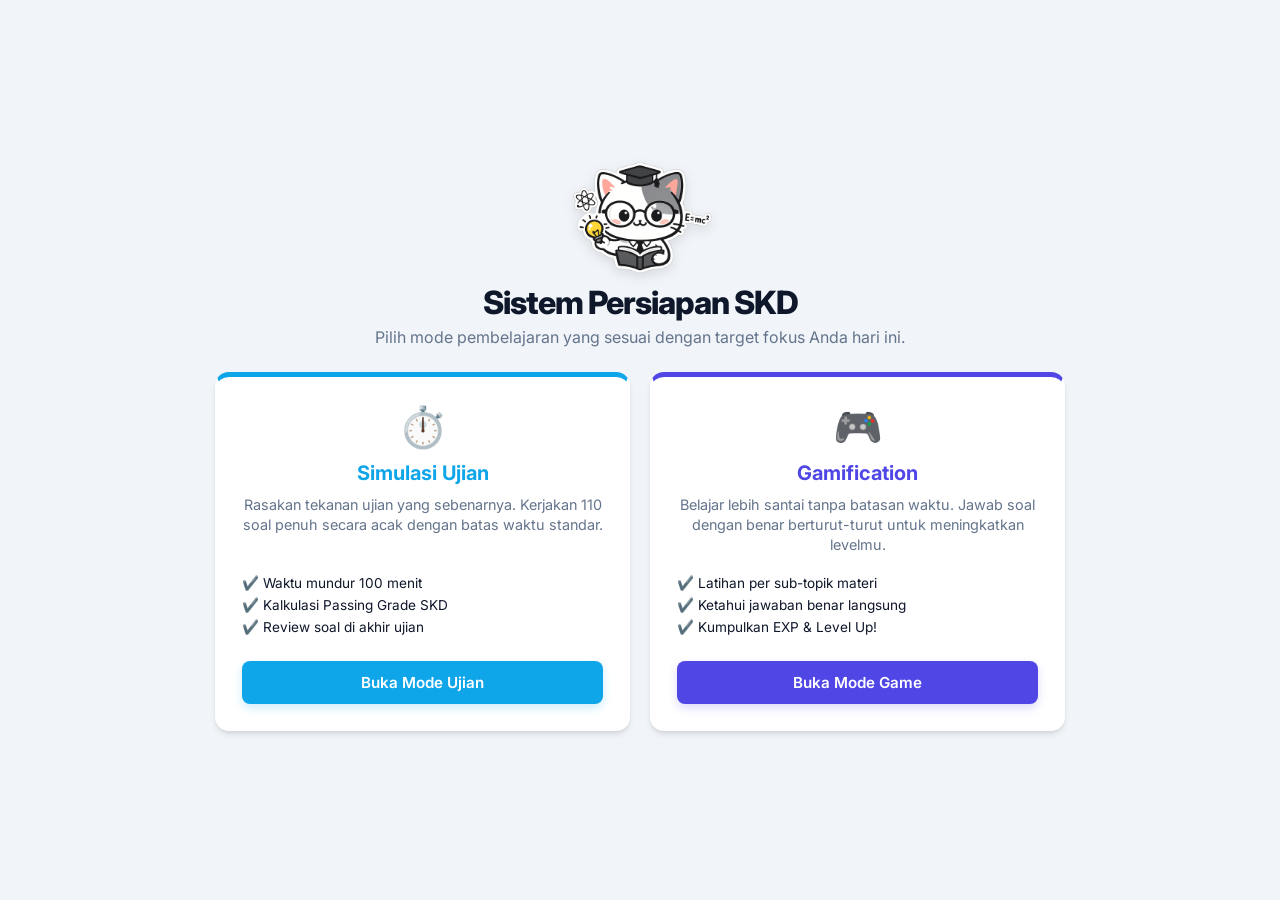
<file: index.html>
<!DOCTYPE html>
<html lang="id">
<head>
    <meta charset="UTF-8">
    <meta name="viewport" content="width=device-width, initial-scale=1.0">
    <link rel="icon" type="image/png" href="img.png">
    <title>Portal Persiapan SKD CPNS</title>
    
    <link rel="preconnect" href="https://fonts.googleapis.com">
    <link rel="preconnect" href="https://fonts.gstatic.com" crossorigin>
    <link href="https://fonts.googleapis.com/css2?family=Inter:wght@400;500;600;700;800&display=swap" rel="stylesheet">

    <style>
        :root {
            --bg-body: #f1f5f9;
            --bg-card: #ffffff;
            --text-main: #0f172a;
            --text-muted: #64748b;
            
            --primary: #4f46e5;
            --primary-hover: #4338ca;
            --primary-light: #e0e7ff;
            
            --border-color: #e2e8f0;
            --radius-lg: 14px;
            --radius-md: 8px;
            
            --shadow-md: 0 4px 6px -1px rgb(0 0 0 / 0.1), 0 2px 4px -2px rgb(0 0 0 / 0.1);
            --shadow-lg: 0 10px 15px -3px rgb(0 0 0 / 0.1), 0 4px 6px -4px rgb(0 0 0 / 0.1);
        }

        * {
            box-sizing: border-box;
            font-family: 'Inter', sans-serif;
            -webkit-font-smoothing: antialiased;
        }

        /* Dibuat pas layar (fit-to-screen) untuk laptop */
        body {
            background-color: var(--bg-body);
            margin: 0;
            padding: 20px;
            color: var(--text-main);
            display: flex;
            align-items: center;
            justify-content: center;
            height: 100vh; /* Memaksa body setinggi layar persis */
            overflow: hidden; /* Mencegah munculnya scrollbar di laptop */
        }

        .portal-wrapper {
            max-width: 850px; /* Dipersempit agar proporsional karena kartunya mengecil */
            width: 100%;
        }

        /* Header dipadatkan */
        .portal-header {
            text-align: center;
            margin-bottom: 25px; /* Jarak bawah dipangkas */
        }

        .portal-header img {
            max-width: 190px; /* Logo diperkecil */
            margin: -40px 0;
            filter: drop-shadow(0 4px 6px rgba(0,0,0,0.1));
        }

        .portal-header h1 {
            font-size: 2rem; /* Judul diperkecil */
            font-weight: 800;
            color: var(--text-main);
            margin: 0 0 5px 0;
            letter-spacing: -1px;
        }

        .portal-header p {
            color: var(--text-muted);
            font-size: 1rem;
            max-width: 550px;
            margin: 0 auto;
        }

        /* Layout Kartu */
        .cards-container {
            display: grid;
            grid-template-columns: 1fr 1fr;
            gap: 20px; /* Jarak antar kartu dikurangi */
        }

        .mode-card {
            background-color: var(--bg-card);
            padding: 25px 25px; /* Padding kartu dikurangi */
            border-radius: var(--radius-lg);
            box-shadow: var(--shadow-md);
            border: 2px solid transparent;
            transition: all 0.2s ease;
            display: flex;
            flex-direction: column;
            text-align: center;
            text-decoration: none;
            color: inherit;
        }

        .mode-card:hover {
            transform: translateY(-5px);
            box-shadow: var(--shadow-lg);
            border-color: var(--primary-light);
        }

        .card-icon {
            font-size: 2.5rem; /* Ikon diperkecil */
            margin-bottom: 10px;
        }

        .card-title {
            font-size: 1.25rem; /* Judul kartu diperkecil */
            font-weight: 700;
            color: var(--primary);
            margin-bottom: 10px;
        }

        .card-desc {
            color: var(--text-muted);
            font-size: 0.9rem; /* Deskripsi diperkecil */
            line-height: 1.4;
            margin-bottom: 20px;
            flex-grow: 1;
        }

        .feature-list {
            list-style: none;
            padding: 0;
            margin: 0 0 20px 0;
            text-align: left;
            display: inline-block;
        }

        .feature-list li {
            margin-bottom: 6px; /* Jarak antar list dirapatkan */
            font-size: 0.85rem; /* Teks list diperkecil */
            color: var(--text-main);
            display: flex;
            align-items: center;
            gap: 8px;
        }

        .btn-action {
            display: block;
            width: 100%;
            padding: 12px 20px; /* Tombol dibuat lebih ramping */
            background-color: var(--primary);
            color: white;
            border: none;
            border-radius: var(--radius-md);
            font-weight: 600;
            font-size: 0.95rem;
            transition: all 0.2s ease;
            box-shadow: 0 4px 10px rgba(79, 70, 229, 0.2);
            cursor: pointer;
        }

        .mode-card:hover .btn-action { background-color: var(--primary-hover); }

        .card-test { border-top: 5px solid #0ea5e9; }
        .card-test .card-title { color: #0ea5e9; }
        .card-test .btn-action { background-color: #0ea5e9; box-shadow: 0 4px 10px rgba(14, 165, 233, 0.2);}
        .card-test:hover .btn-action { background-color: #0284c7; }
        .card-test:hover { border-color: #e0f2fe; }

        .card-game { border-top: 5px solid var(--primary); }

        /* Khusus HP agar tetap bisa di-scroll kalau numpuk bawah */
        @media (max-width: 768px) {
            body {
                height: auto; 
                overflow: auto; 
                padding: 30px 15px; 
            }
            .portal-header h1 { font-size: 1.8rem; }
            .cards-container { grid-template-columns: 1fr; gap: 15px; }
            .mode-card { padding: 25px 20px; }
        }
    </style>
</head>
<body>

    <div class="portal-wrapper">
        <header class="portal-header">
            <img src="img.png" alt="Logo">
            <h1>Sistem Persiapan SKD</h1>
            <p>Pilih mode pembelajaran yang sesuai dengan target fokus Anda hari ini.</p>
        </header>

        <div class="cards-container">
            <a href="test.html" class="mode-card card-test">
                <div class="card-icon">⏱️</div>
                <div class="card-title">Simulasi Ujian</div>
                <div class="card-desc">
                    Rasakan tekanan ujian yang sebenarnya. Kerjakan 110 soal penuh secara acak dengan batas waktu standar.
                </div>
                <ul class="feature-list">
                    <li>✔️ Waktu mundur 100 menit</li>
                    <li>✔️ Kalkulasi Passing Grade SKD</li>
                    <li>✔️ Review soal di akhir ujian</li>
                </ul>
                <button class="btn-action">Buka Mode Ujian</button>
            </a>

            <a href="game.html" class="mode-card card-game">
                <div class="card-icon">🎮</div>
                <div class="card-title">Gamification</div>
                <div class="card-desc">
                    Belajar lebih santai tanpa batasan waktu. Jawab soal dengan benar berturut-turut untuk meningkatkan levelmu.
                </div>
                <ul class="feature-list">
                    <li>✔️ Latihan per sub-topik materi</li>
                    <li>✔️ Ketahui jawaban benar langsung</li>
                    <li>✔️ Kumpulkan EXP & Level Up!</li>
                </ul>
                <button class="btn-action">Buka Mode Game</button>
            </a>
        </div>
    </div>

</body>
</html>
</file>
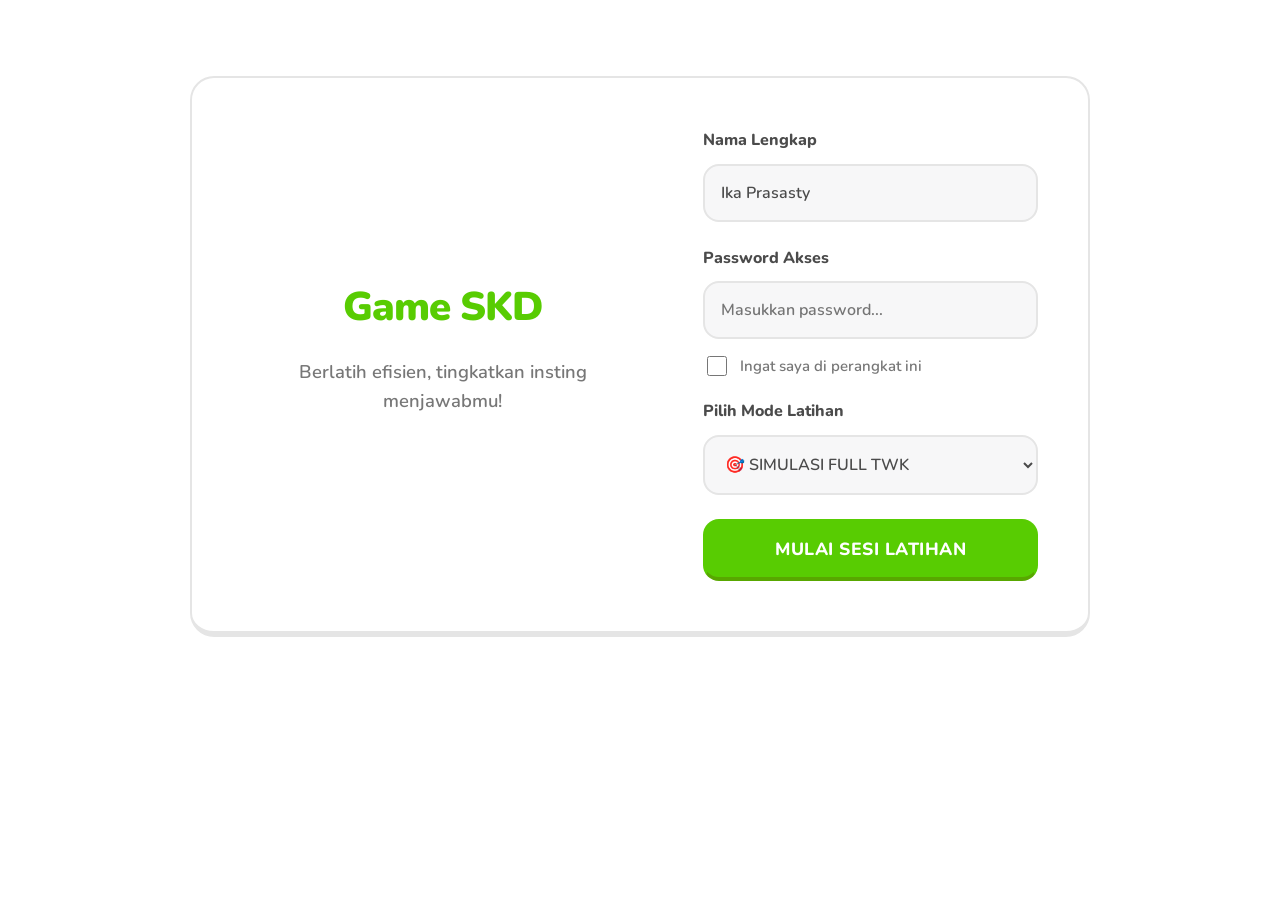
<file: game.html>
<!DOCTYPE html>
<html lang="id">
<head>
    <meta charset="UTF-8">
    <meta name="viewport" content="width=device-width, initial-scale=1.0">
    <title>Game Soal SKD</title>

    <!-- Font Nunito dan Font Awesome -->
    <link rel="preconnect" href="https://fonts.googleapis.com">
    <link rel="preconnect" href="https://fonts.gstatic.com" crossorigin>
    <link href="https://fonts.googleapis.com/css2?family=Nunito:wght@400;600;700;800;900&display=swap" rel="stylesheet">
    <link rel="stylesheet" href="https://cdnjs.cloudflare.com/ajax/libs/font-awesome/6.4.0/css/all.min.css">

    <style>
        /* ========== VARIABEL GLOBAL ========== */
        :root {
            --bg-body: #ffffff;
            --bg-card: #ffffff;
            --text-main: #4b4b4b;
            --text-muted: #777777;

            --primary: #58cc02;
            --primary-hover: #46a302;
            --primary-shadow: #58a700;

            --blue-main: #1cb0f6;
            --blue-light: #ddf4ff;
            --blue-shadow: #1899d6;

            --success-bg: #d7ffb8;
            --success-border: #58cc02;
            --success-text: #58a700;

            --danger-bg: #ffdfdf;
            --danger-border: #ff4b4b;
            --danger-shadow: #ea1538;
            --danger-text: #ea1538;

            --gold-main: #ffc800;
            --gold-shadow: #f49000;

            --border-color: #e5e5e5;
            --border-hover: #cecece;

            --radius-lg: 24px;
            --radius-md: 16px;
        }

        /* ========== RESET & GLOBAL ========== */
        * {
            box-sizing: border-box;
            font-family: 'Nunito', sans-serif;
            -webkit-font-smoothing: antialiased;
        }

        body {
            background-color: var(--bg-body);
            margin: 0;
            padding: 40px 20px;
            color: var(--text-main);
            line-height: 1.6;
        }

        .hidden {
            display: none !important;
        }

        /* ========== LOGIN PAGE ========== */
        .login-wrapper {
            display: flex;
            align-items: center;
            justify-content: center;
            gap: 60px;
            max-width: 900px;
            margin: 4vh auto;
            padding: 50px;
            background-color: var(--bg-card);
            border-radius: var(--radius-lg);
            border: 2px solid var(--border-color);
            border-bottom: 6px solid var(--border-color);
        }

        .login-logo {
            flex: 1.2;
            text-align: center;
        }

        .login-logo h1 {
            font-size: 2.5rem;
            font-weight: 900;
            color: var(--primary);
            margin: 0 0 10px 0;
            letter-spacing: -1px;
        }

        .login-logo p {
            color: var(--text-muted);
            font-size: 1.15rem;
            font-weight: 600;
        }

        .login-box {
            flex: 1;
            width: 100%;
        }

        .form-group {
            margin-bottom: 24px;
        }

        .form-group label {
            display: block;
            margin-bottom: 10px;
            font-weight: 800;
            font-size: 1rem;
            color: var(--text-main);
        }

        .form-group input,
        .form-group select {
            width: 100%;
            padding: 16px;
            background-color: #f7f7f8;
            border: 2px solid var(--border-color);
            border-radius: var(--radius-md);
            font-size: 16px;
            font-weight: 600;
            color: var(--text-main);
            transition: all 0.2s;
        }

        .form-group input:focus,
        .form-group select:focus {
            outline: none;
            border-color: var(--blue-main);
            background-color: var(--bg-card);
        }

        .checkbox-group {
            display: flex;
            align-items: center;
            gap: 10px;
            margin-top: -10px;
            margin-bottom: 20px;
        }

        .checkbox-group input[type="checkbox"] {
            width: 20px;
            height: 20px;
            accent-color: var(--blue-main);
            cursor: pointer;
        }

        .checkbox-group label {
            font-size: 15px;
            font-weight: 600;
            color: var(--text-muted);
            cursor: pointer;
        }

        .opt-full {
            font-weight: 800;
            color: var(--blue-main);
        }

        .error-text {
            color: var(--danger-text);
            background-color: var(--danger-bg);
            padding: 16px;
            border-radius: var(--radius-md);
            font-weight: 700;
            font-size: 0.95em;
            margin-bottom: 20px;
            text-align: center;
            border: 2px solid var(--danger-border);
        }

        /* ========== MAIN EXAM (DESKTOP) ========== */
        .drill-container {
            display: grid;
            grid-template-columns: 1fr 340px;
            gap: 40px;
            max-width: 1180px;
            width: 100%;
            margin: 0 auto;
            align-items: start;
        }

        .main-col {
            background: var(--bg-card);
            padding: 30px;
            border: 2px solid var(--border-color);
            border-bottom: 6px solid var(--border-color);
            border-radius: var(--radius-lg);
        }

        .sidebar-col {
            display: flex;
            flex-direction: column;
            gap: 24px;
            position: sticky;
            top: 40px;
        }

        /* ========== GAMIFICATION PANEL ========== */
        .gamification-panel {
            background: var(--bg-card);
            border: 2px solid var(--border-color);
            border-bottom: 6px solid var(--border-color);
            border-radius: var(--radius-lg);
            padding: 30px 25px;
            display: flex;
            flex-direction: column;
            gap: 20px;
        }

        .stats-row {
            display: flex;
            justify-content: space-between;
            align-items: center;
            gap: 10px;
        }

        .level-badge {
            font-size: 1.2rem;
            font-weight: 800;
            color: var(--text-main);
            display: flex;
            align-items: center;
            gap: 8px;
        }

        .level-badge .icon {
            font-size: 1.5rem;
        }

        .streak-badge {
            display: flex;
            align-items: center;
            gap: 2px;
            font-weight: 800;
            font-size: 1.2rem;
            color: var(--text-muted);
            transition: all 0.3s cubic-bezier(0.175, 0.885, 0.32, 1.275);
        }

        .streak-active {
            color: #ff9600;
            transform: scale(1.1);
        }

        .xp-wrapper {
            display: flex;
            flex-direction: column;
            gap: 12px;
            margin-top: 10px;
        }

        .xp-text {
            font-size: 1rem;
            text-align: right;
            color: var(--text-muted);
            font-weight: 800;
        }

        .xp-container {
            background: var(--border-color);
            border-radius: 20px;
            height: 18px;
            width: 100%;
            overflow: hidden;
            position: relative;
        }

        .xp-bar {
            height: 100%;
            background: var(--gold-main);
            width: 0%;
            transition: width 0.6s ease-out;
            border-radius: 20px;
            position: relative;
        }

        .xp-bar::after {
            content: '';
            position: absolute;
            top: 2px;
            left: 5px;
            right: 5px;
            height: 4px;
            background: rgba(255, 255, 255, 0.4);
            border-radius: 10px;
        }

        @keyframes levelUpAnim {
            0% { transform: scale(1); }
            50% { transform: scale(1.2) rotate(5deg); }
            100% { transform: scale(1) rotate(0deg); }
        }

        .level-up-trigger {
            animation: levelUpAnim 0.8s cubic-bezier(0.175, 0.885, 0.32, 1.275);
            color: var(--gold-main);
        }

        /* ========== QUIZ AREA ========== */
        .quiz-header {
            display: flex;
            justify-content: space-between;
            align-items: center;
            flex-wrap: wrap;
            gap: 10px;
            margin-bottom: 20px;
            padding-bottom: 15px;
            border-bottom: 2px dashed var(--border-color);
        }

        .q-number {
            background-color: var(--blue-light);
            color: var(--blue-shadow);
            padding: 4px 12px;
            border-radius: 14px;
            font-size: 0.85rem;
            font-weight: 800;
            border: 2px solid var(--blue-main);
            display: inline-flex;
            align-items: center;
            flex-shrink: 0;
        }

        .q-number strong {
            color: var(--blue-shadow);
            font-size: 0.85rem;
            margin: 0 4px;
        }

        .q-topic-label {
            background-color: #f7f7f8;
            color: var(--text-muted);
            padding: 4px 12px;
            border-radius: 14px;
            font-size: 0.85rem;
            font-weight: 700;
            border: 2px solid var(--border-color);
            display: inline-flex;
            align-items: center;
        }

        .q-topic-label strong {
            color: var(--text-main);
            margin-left: 5px;
            font-weight: 900;
        }

        #q-score-feedback {
            font-weight: 900;
            margin-left: 8px;
            font-size: 1rem;
        }

        #question-text {
            font-size: 1.25rem;
            color: var(--text-main);
            margin-bottom: 30px;
            font-weight: 700;
            line-height: 1.6;
        }

        .options-group {
            display: flex;
            flex-direction: column;
            gap: 16px;
            margin-bottom: 40px;
        }

        .option-label {
            padding: 18px 24px;
            background: var(--bg-card);
            border: 2px solid var(--border-color);
            border-bottom: 4px solid var(--border-color);
            border-radius: var(--radius-md);
            cursor: pointer;
            display: flex;
            align-items: center;
            gap: 16px;
            font-size: 1.1rem;
            font-weight: 700;
            color: var(--text-main);
            transition: all 0.1s ease;
        }

        .option-label:active:not(.disabled) {
            transform: translateY(2px);
            border-bottom-width: 2px;
            margin-bottom: 2px;
        }

        .option-label:hover:not(.disabled):not(:has(input:checked)) {
            background: #f7f7f8;
            border-color: var(--border-hover);
            border-bottom-color: var(--border-hover);
        }

        .option-label:has(input:checked):not(.correct-choice):not(.wrong-choice) {
            border-color: var(--blue-main);
            border-bottom-color: var(--blue-shadow);
            background-color: var(--blue-light);
            color: var(--blue-shadow);
        }

        .option-label input[type="radio"] {
            width: 24px;
            height: 24px;
            accent-color: var(--blue-main);
            cursor: pointer;
            margin: 0;
        }

        .option-label.disabled {
            pointer-events: none;
            cursor: not-allowed;
            opacity: 0.6;
        }

        .correct-choice {
            background-color: var(--success-bg) !important;
            border-color: var(--success-border) !important;
            border-bottom-color: var(--success-border) !important;
            color: var(--success-text) !important;
            opacity: 1 !important;
        }

        .correct-choice input[type="radio"] {
            accent-color: var(--success-border);
        }

        .wrong-choice {
            background-color: var(--danger-bg) !important;
            border-color: var(--danger-border) !important;
            border-bottom-color: var(--danger-shadow) !important;
            color: var(--danger-text) !important;
            opacity: 1 !important;
        }

        .wrong-choice input[type="radio"] {
            accent-color: var(--danger-border);
        }

        /* ========== BUTTONS ========== */
        button {
            padding: 16px 24px;
            border: none;
            border-radius: var(--radius-md);
            cursor: pointer;
            font-weight: 800;
            font-size: 1.1rem;
            text-transform: uppercase;
            letter-spacing: 0.5px;
            width: 100%;
            transition: all 0.1s ease;
        }

        button:active:not(:disabled) {
            transform: translateY(4px);
            border-bottom-width: 0 !important;
            margin-top: 4px;
        }

        button:disabled {
            background-color: #e5e5e5 !important;
            color: #afafaf !important;
            border-bottom: 4px solid #cecece !important;
            cursor: not-allowed;
            transform: none;
        }

        #start-btn,
        .btn-action {
            background-color: var(--primary);
            color: white;
            border: 2px solid transparent;
            border-bottom: 4px solid var(--primary-shadow);
        }

        #start-btn:hover:not(:disabled),
        .btn-action:hover:not(:disabled) {
            background-color: var(--primary-hover);
        }

        #next-btn {
            background-color: var(--blue-main);
            border-bottom: 4px solid var(--blue-shadow);
        }

        #next-btn:hover:not(:disabled) {
            background-color: #159aeb;
        }

        .btn-end {
            background-color: var(--bg-card);
            color: var(--danger-text);
            border: 2px solid var(--border-color);
            border-bottom: 4px solid var(--border-color);
        }

        .btn-end:hover {
            background-color: var(--danger-bg);
            border-color: var(--danger-border);
            border-bottom-color: var(--danger-shadow);
        }

        /* ========== RESPONSIVE (max-width: 900px) ========== */
        @media (max-width: 900px) {
            body {
                padding: 20px 15px;
            }

            .login-wrapper {
                margin: 0;
                position: fixed;
                top: 50%;
                left: 50%;
                transform: translate(-50%, -50%);
                width: calc(100% - 30px);
                max-width: 450px;
                box-sizing: border-box;
                padding: 30px 20px;
                background-color: var(--bg-card);
                border-radius: var(--radius-lg);
                border: 2px solid var(--border-color);
                border-bottom: 6px solid var(--border-color);
                display: flex;
                flex-direction: column;
                gap: 20px;
            }

            .login-logo h1 {
                font-size: 2rem;
            }

            .drill-container {
                display: flex;
                flex-direction: column;
                gap: 20px;
            }

            .main-col {
                background: var(--bg-card);
                padding: 30px;
                border: none;
                margin: 10px;
                order: 2;
            }

            .sidebar-col {
                order: 1;
                position: fixed;
                top: 0;
                background: var(--bg-body);
                padding-bottom: 10px;
                z-index: 10;
                gap: 15px;
                border-bottom: 2px solid var(--border-color);
            }

            .gamification-panel {
                padding: 15px;
                border: none;
                border-radius: 0;
                gap: 10px;
            }

            .btn-end {
                margin: 0 15px;
                width: auto;
            }

            /* Penyesuaian badge header */
            .quiz-header {
                gap: 8px;
                margin: 15px 0;
                padding-bottom: 12px;
            }

            .q-number {
                padding: 3px 10px;
                font-size: 0.8rem;
                border-radius: 12px;
            }

            .q-number strong {
                font-size: 0.8rem;
            }

            .q-topic-label {
                padding: 3px 10px;
                font-size: 0.8rem;
                border-radius: 12px;
            }
        }

        /* ========== RESPONSIVE (max-width: 768px) ========== */
        @media (max-width: 768px) {
            body {
                padding: 0;
                overflow-x: hidden; /* Cegah scroll horizontal */
            }
        
            .drill-container {
                display: flex;
                flex-direction: column;
                gap: 0;
                max-width: 100%;
                overflow-x: hidden;
            }
        
            .login-wrapper {
                    margin: 0;
                    position: fixed;
                    top: 50%;
                    left: 50%;
                    transform: translate(-50%, -50%);
                    width: calc(100% - 20px);
                    max-width: 400px;
                    box-sizing: border-box;
                    padding: 30px 20px;
                    background-color: var(--bg-card);
                    border-radius: var(--radius-lg);
                    border: 2px solid var(--border-color);
                    border-bottom: 6px solid var(--border-color);
                    display: flex;
                    flex-direction: column;
                    gap: 20px;
                }
        
            /* Top bar fixed */
            .sidebar-col {
                position: static;
                width: 100%;
                z-index: 100;
                background: var(--bg-card);
                padding: 12px 0 12px 16px;
                border-bottom: 2px solid var(--border-color);
                box-shadow: 0 4px 6px -1px rgba(0, 0, 0, 0.05);
                flex-direction: row;
                align-items: center;
                justify-content: space-between;
                gap: 12px;
                margin: 0;
                box-sizing: border-box;
            }
        
            /* Area soal - perbaikan utama */
            .main-col {
                padding: 0 16px 70px 16px; /* simetris kiri-kanan, hindari overflow */
                width: 100%;
                max-width: 100%;
                box-sizing: border-box;
                overflow-x: hidden;
            }
        
            /* Pastikan semua konten dalam main-col tidak overflow */
            .question-area{
                width: 95%;
                box-sizing: border-box;
            }
            .quiz-header{
                width: 95%;
                box-sizing: border-box;
            }
            
            #options-container {
                width: 100%;
                box-sizing: border-box;
            }
        
            #question-text {
                width: 100%;
                display: block;
                word-break: break-word;
                box-sizing: border-box;
            }
        
            .option-label {
                width: 100%;
                box-sizing: border-box;
            }
        
            /* Gamifikasi dalam bar */
            .gamification-panel {
                display: flex;
                flex-direction: column;
                align-items: stretch;
                justify-content: center;
                padding: 0;
                border: none;
                gap: 1px;
                flex: 1;
                background: transparent;
                max-width: 100%;
            }
        
            .stats-row {
                display: flex;
                justify-content: flex-start;
                width: 100%;
                gap: 5px;
            }
        
            .level-badge {
                font-size: 1rem;
            }
        
            .streak-badge {
                font-size: 1rem;
            }
        
            .xp-wrapper {
                width: 100%;
                margin: 0;
                display: flex;
                flex-direction: row;
                align-items: center;
                gap: 8px;
            }
        
            .xp-container {
                height: 12px;
                flex: 1; /* biar fleksibel, tidak overflow */
                margin-left: 5px;
            }
        
            .xp-text {
                display: block;
                font-size: 0.9rem;
                font-weight: 800;
                white-space: nowrap;
                color: var(--text-muted);
            }
        
            .btn-end {
                width: auto;
                padding: 12px 12px;
                font-size: 0.85rem;
                border-bottom-width: 2px;
            }
        
            .btn-end:active {
                transform: translateY(2px);
                border-bottom-width: 0 !important;
                margin-top: 2px;
            }
        
            #question-text {
                font-size: 1.1rem;
            }
        
            .option-label {
                padding: 14px 16px;
                font-size: 1rem;
            }
        
            .action-area {
                position: fixed;
                bottom: 0;
                left: 0;
                right: 0;
                background: var(--bg-card);
                padding: 16px 20px;
                border-top: 2px solid var(--border-color);
                z-index: 50;
                display: flex;
                align-items: center;
                box-sizing: border-box;
            }
        
            .action-area button {
                margin: 0;
            }
        }
    </style>
</head>
<body>

    <!-- STEP 1: LOGIN & PILIH MODE -->
    <div id="step-1" class="login-wrapper">
        <div class="login-logo">
            <h1>Game SKD</h1>
            <p>Berlatih efisien, tingkatkan insting menjawabmu!</p>
        </div>
        <div class="login-box">
            <div id="login-error" class="error-text hidden">Oups! Password salah! Coba lagi.</div>

            <div class="form-group">
                <label>Nama Lengkap</label>
                <input type="text" id="user-name" value="Ika Prasasty" placeholder="Masukkan nama kamu...">
            </div>

            <div class="form-group">
                <label>Password Akses</label>
                <input type="password" id="exam-pin" placeholder="Masukkan password...">
            </div>

            <div class="checkbox-group">
                <input type="checkbox" id="remember-me">
                <label for="remember-me">Ingat saya di perangkat ini</label>
            </div>

            <div class="form-group">
                <label>Pilih Mode Latihan</label>
                <select id="topic-select">
                    <option value="FULL_TWK" class="opt-full">🎯 SIMULASI FULL TWK</option>
                    <option value="Nasionalisme">Nasionalisme</option>
                    <option value="Integritas">Integritas</option>
                    <option value="BelaNegara">Bela Negara</option>
                    <option value="Pancasila">Pancasila</option>
                    <option value="Bhineka">Bhineka Tunggal Ika</option>
                    <option value="NKRI">NKRI</option>
                    <option value="UUD1945">UUD 1945</option>
                    <option value="BahasaIndo">Bahasa Indonesia</option>
                    <option disabled>────────────────</option>
                    <option value="FULL_TIU" class="opt-full">🎯 SIMULASI FULL TIU</option>
                    <option value="Analogis">Analogis</option>
                    <option value="Silogisme">Silogisme</option>
                    <option value="Analitis">Analitis</option>
                    <option value="Deret">Deret</option>
                    <option value="Numerik">Numerik</option>
                    <option disabled>────────────────</option>
                    <option value="FULL_TKP" class="opt-full">🎯 SIMULASI FULL TKP</option>
                    <option value="PelayananPublik">Pelayanan Publik</option>
                    <option value="JejaringKerja">Jejaring Kerja</option>
                    <option value="SosialBudaya">Sosial Budaya</option>
                    <option value="TIK">TIK</option>
                    <option value="Profesionalisme">Profesionalisme</option>
                    <option value="Antiradikalisme">Antiradikalisme</option>
                </select>
            </div>

            <button id="start-btn" onclick="startSession()">Mulai Sesi Latihan</button>
        </div>
    </div>

    <!-- STEP 2: MODE LATIHAN -->
    <div id="step-2" class="container drill-container hidden">
        <main class="main-col">
            <header class="quiz-header">
                <div class="q-number">SOAL KE-<strong><span id="q-counter">1</span></strong> <span id="q-score-feedback"></span></div>
                <div class="q-topic-label">Topik: <strong id="q-topic"></strong></div>
            </header>

            <div class="question-area">
                <p id="question-text">Memuat pertanyaan...</p>
                <div id="options-container" class="options-group"></div>
            </div>

            <div class="action-area">
                <button id="save-btn" class="btn-action" onclick="saveAnswer()" disabled>Cek Jawaban</button>
                <button id="next-btn" class="btn-action" onclick="nextQuestion()" style="display: none;">Lanjut ❯</button>
            </div>
        </main>

        <aside class="sidebar-col">
            <div class="gamification-panel">
                <div class="stats-row">
                    <div class="level-badge" id="level-badge-container">
                        <span class="icon">⭐</span> Level <span id="ui-cat-name">TWK</span>(<span class="highlight" id="ui-level" style="color: var(--gold-main);">0</span>)
                    </div>
                    <div class="streak-badge" id="ui-streak-badge">
                        🔥 <span id="ui-streak">0</span>
                    </div>
                </div>
                <div class="xp-wrapper">
                    <div class="xp-container">
                        <div class="xp-bar" id="ui-xp-bar"></div>
                    </div>
                    <div class="xp-text"><span id="ui-current-xp">0</span> / <span id="ui-next-xp">50</span> EXP</div>
                </div>
            </div>
            <button id="end-btn" class="btn-end" onclick="endSession()">
                <span class="btn-text">End Quiz</span>
                <span class="btn-icon hidden"><i class="fa-solid fa-xmark"></i></span>
            </button>
        </aside>
    </div>

    <!-- Script Engine (database soal eksternal) -->
    <script src="twk_db.js"></script>
    <script src="tiu_db.js"></script>
    <script src="tkp_db.js"></script>
    <script>
        // ==========================================
        // LOGIKA GAMIFIKASI & UJIAN (TIDAK DIUBAH)
        // ==========================================
        const twkList = ["FULL_TWK", "Nasionalisme", "Integritas", "BelaNegara", "Pancasila", "Bhineka", "NKRI", "UUD1945", "BahasaIndo"];
        const tiuList = ["FULL_TIU", "Analogis", "Silogisme", "Analitis", "Deret", "Numerik"];
        const tkpList = ["FULL_TKP", "PelayananPublik", "JejaringKerja", "SosialBudaya", "TIK", "Profesionalisme", "Antiradikalisme"];

        let activeCategory = "";
        let userStats = { level: 0, xp: 0, streak: 0 };

        function determineCategory(topic) {
            if (twkList.includes(topic)) return "TWK";
            if (tiuList.includes(topic)) return "TIU";
            if (tkpList.includes(topic)) return "TKP";
            return "TWK";
        }

        function loadStats(category) {
            const saved = localStorage.getItem('skd_stats_' + category);
            if (saved) {
                return JSON.parse(saved);
            }
            return { level: 0, xp: 0, streak: 0 };
        }

        function saveStats() {
            localStorage.setItem('skd_stats_' + activeCategory, JSON.stringify(userStats));
        }

        function getXpNeededForNextLevel(level) {
            return (level + 1) * 50;
        }

        function updateGamificationUI() {
            const xpNeeded = getXpNeededForNextLevel(userStats.level);
            const xpPercentage = Math.min((userStats.xp / xpNeeded) * 100, 100);

            document.getElementById('ui-cat-name').innerText = activeCategory;
            document.getElementById('ui-level').innerText = userStats.level;
            document.getElementById('ui-streak').innerText = userStats.streak;
            document.getElementById('ui-current-xp').innerText = userStats.xp;
            document.getElementById('ui-next-xp').innerText = xpNeeded;
            document.getElementById('ui-xp-bar').style.width = xpPercentage + '%';

            const streakBadge = document.getElementById('ui-streak-badge');
            if (userStats.streak >= 2) {
                streakBadge.classList.add('streak-active');
            } else {
                streakBadge.classList.remove('streak-active');
            }
        }

        function processGamification(pointsObtained) {
            let earnedXp = 0;
            let isTKP = (activeCategory === "TKP");

            if (pointsObtained === 5) {
                userStats.streak++;
                if (isTKP) {
                    earnedXp = 5;
                } else {
                    earnedXp = 5 + ((userStats.streak - 1) * 2);
                }
            } else {
                userStats.streak = 0;
                if (isTKP) {
                    earnedXp = pointsObtained;
                } else {
                    earnedXp = -1;
                }
            }

            userStats.xp += earnedXp;
            if (userStats.xp < 0) userStats.xp = 0;

            let xpNeeded = getXpNeededForNextLevel(userStats.level);
            let leveledUp = false;

            while (userStats.xp >= xpNeeded) {
                userStats.xp -= xpNeeded;
                userStats.level++;
                leveledUp = true;
                xpNeeded = getXpNeededForNextLevel(userStats.level);
            }

            saveStats();
            updateGamificationUI();

            if (leveledUp) {
                const levelContainer = document.getElementById('level-badge-container');
                levelContainer.classList.remove('level-up-trigger');
                void levelContainer.offsetWidth;
                levelContainer.classList.add('level-up-trigger');
            }

            return earnedXp;
        }

        // ========== LOGIKA UJIAN ==========
        document.addEventListener('DOMContentLoaded', () => {
            const savedPin = localStorage.getItem('skd_drill_password');
            if (savedPin) {
                document.getElementById('exam-pin').value = savedPin;
                document.getElementById('remember-me').checked = true;
            }
        });

        let sessionQuestions = [];
        let currentQIndex = 0;
        let questionsAnsweredCount = 0;
        let isSaved = false;
        let activeTopicValue = "";
        let currentSelectedOption = null;
        let currentSelectedLabel = null;
        let currentQuestionData = null;

        function shuffle(array) {
            let currentIndex = array.length, randomIndex;
            while (currentIndex !== 0) {
                randomIndex = Math.floor(Math.random() * currentIndex);
                currentIndex--;
                [array[currentIndex], array[randomIndex]] = [array[randomIndex], array[currentIndex]];
            }
            return array;
        }

        function collectSoal(sections) {
            let result = [];
            sections.forEach(sec => {
                if (sec.data && sec.data.length > 0) {
                    const sampled = shuffle([...sec.data]).slice(0, sec.count);
                    result.push(...sampled);
                }
            });
            return result;
        }

        function generateSessionData(topicValue) {
            const fallbackData = [
                { text: "Contoh Soal 1", options: [{ text: "A", val: 5 }, { text: "B", val: 0 }] },
                { text: "Contoh Soal 2", options: [{ text: "X", val: 5 }, { text: "Y", val: 0 }] }
            ];

            try {
                if (topicValue === "FULL_TWK") {
                    const twkSections = [
                        { data: twk_Nasionalisme, count: 5 }, { data: twk_Integritas, count: 5 },
                        { data: twk_BelaNegara, count: 5 }, { data: twk_Pancasila, count: 3 },
                        { data: twk_Bhineka, count: 3 }, { data: twk_NKRI, count: 3 },
                        { data: twk_UUD1945, count: 3 }, { data: twk_BahasaIndo, count: 3 }
                    ];
                    return shuffle(collectSoal(twkSections));
                } else if (topicValue === "FULL_TIU") {
                    const tiuSections = [
                        { data: tiu_Analogis, count: 5 }, { data: tiu_Silogisme, count: 5 },
                        { data: tiu_Analitis, count: 7 }, { data: tiu_Deret, count: 5 },
                        { data: tiu_Numerik, count: 13 }
                    ];
                    return shuffle(collectSoal(tiuSections));
                } else if (topicValue === "FULL_TKP") {
                    const tkpSections = [
                        { data: tkp_PelayananPublik, count: 8 }, { data: tkp_JejaringKerja, count: 8 },
                        { data: tkp_SosialBudaya, count: 8 }, { data: tkp_TIK, count: 7 },
                        { data: tkp_Profesionalisme, count: 7 }, { data: tkp_Antiradikalisme, count: 7 }
                    ];
                    return shuffle(collectSoal(tkpSections));
                } else {
                    let rawData = [];
                    switch (topicValue) {
                        case "Nasionalisme": rawData = twk_Nasionalisme; break;
                        case "Integritas": rawData = twk_Integritas; break;
                        case "BelaNegara": rawData = twk_BelaNegara; break;
                        case "Pancasila": rawData = twk_Pancasila; break;
                        case "Bhineka": rawData = twk_Bhineka; break;
                        case "NKRI": rawData = twk_NKRI; break;
                        case "UUD1945": rawData = twk_UUD1945; break;
                        case "BahasaIndo": rawData = twk_BahasaIndo; break;
                        case "Analogis": rawData = tiu_Analogis; break;
                        case "Silogisme": rawData = tiu_Silogisme; break;
                        case "Analitis": rawData = tiu_Analitis; break;
                        case "Deret": rawData = tiu_Deret; break;
                        case "Numerik": rawData = tiu_Numerik; break;
                        case "PelayananPublik": rawData = tkp_PelayananPublik; break;
                        case "JejaringKerja": rawData = tkp_JejaringKerja; break;
                        case "SosialBudaya": rawData = tkp_SosialBudaya; break;
                        case "TIK": rawData = tkp_TIK; break;
                        case "Profesionalisme": rawData = tkp_Profesionalisme; break;
                        case "Antiradikalisme": rawData = tkp_Antiradikalisme; break;
                        default: rawData = [];
                    }
                    return shuffle([...rawData]);
                }
            } catch (e) {
                return fallbackData;
            }
        }

        function kirimDataKeSpreadsheet(nama, topik) {
            // Nanti URL ini diganti dengan URL Web App Google Script milikmu
            const scriptURL = 'https://script.google.com/macros/s/AKfycbwlWBdgfJiTRJLSACGKr739jXcz6XTOkN5L_thYuk6Al4wV05xS08mA6k4u5VXD5x3E/exec'; 
            
            const formData = new FormData();
            formData.append('nama', nama);
            formData.append('topik', topik);
            
            // Format waktu lokal Indonesia
            const waktuLokal = new Date().toLocaleString('id-ID', { timeZone: 'Asia/Jakarta' });
            formData.append('waktu', waktuLokal);

            // Mengirim data tanpa me-reload halaman (Fetch API)
            fetch(scriptURL, { method: 'POST', body: formData })
                .then(response => console.log('Log tersimpan di spreadsheet!'))
                .catch(error => console.error('Gagal menyimpan log:', error.message));
        }

        function startSession() {
            const nameInput = document.getElementById('user-name').value; // Ambil nilai nama
            const pinInput = document.getElementById('exam-pin').value;
            const rememberMe = document.getElementById('remember-me').checked;
            const errorMsg = document.getElementById('login-error');

            // 1. Validasi Nama
            if (nameInput.trim() === "") {
                errorMsg.innerText = "Oups! Nama tidak boleh kosong.";
                errorMsg.classList.remove('hidden');
                return;
            }

            // 2. Validasi Password
            if (pinInput !== "tatangsayang") {
                errorMsg.innerText = "Oups! Password salah! Coba lagi.";
                errorMsg.classList.remove('hidden');
                return;
            }

            errorMsg.classList.add('hidden');

            if (rememberMe) {
                localStorage.setItem('skd_drill_password', pinInput);
                // Simpan nama juga jika remember me diceklis
                localStorage.setItem('skd_drill_name', nameInput); 
            } else {
                localStorage.removeItem('skd_drill_password');
                localStorage.removeItem('skd_drill_name');
            }

            const topicSelect = document.getElementById('topic-select');
            activeTopicValue = topicSelect.value;
            const selectedTopicText = topicSelect.options[topicSelect.selectedIndex].text;

            // --- JALANKAN FUNGSI PENCATATAN KE SPREADSHEET ---
            kirimDataKeSpreadsheet(nameInput, selectedTopicText);
            // --------------------------------------------------

            activeCategory = determineCategory(activeTopicValue);
            userStats = loadStats(activeCategory);
            sessionQuestions = generateSessionData(activeTopicValue);

            if (!sessionQuestions || sessionQuestions.length === 0) {
                alert("Database soal belum tersedia!");
                return;
            }

            currentQIndex = 0;
            questionsAnsweredCount = 1;

            document.getElementById('step-1').classList.add('hidden');
            document.getElementById('step-2').classList.remove('hidden');
            document.getElementById('q-topic').innerText = selectedTopicText;

            updateGamificationUI();
            showQuestion();
        }

        // Tambahan agar jika Remember Me diaktifkan sebelumnya, nama juga otomatis terisi
        document.addEventListener('DOMContentLoaded', () => {
            const savedPin = localStorage.getItem('skd_drill_password');
            const savedName = localStorage.getItem('skd_drill_name');
            if (savedPin) {
                document.getElementById('exam-pin').value = savedPin;
                if(savedName) document.getElementById('user-name').value = savedName;
                document.getElementById('remember-me').checked = true;
            }
        });

        function showQuestion() {
            currentQuestionData = sessionQuestions[currentQIndex];
            isSaved = false;
            currentSelectedOption = null;
            currentSelectedLabel = null;

            document.getElementById('q-counter').innerText = questionsAnsweredCount;
            document.getElementById('q-score-feedback').innerText = "";
            document.getElementById('question-text').innerHTML = currentQuestionData.text;
            document.getElementById('save-btn').style.display = 'block';
            document.getElementById('save-btn').disabled = true;
            document.getElementById('next-btn').style.display = 'none';

            const optionsContainer = document.getElementById('options-container');
            optionsContainer.innerHTML = '';

            currentQuestionData.options.forEach((opt) => {
                const label = document.createElement('label');
                label.className = 'option-label';

                const radio = document.createElement('input');
                radio.type = 'radio';
                radio.name = 'answer';

                label.appendChild(radio);
                label.appendChild(document.createTextNode(" " + opt.text));

                label.onclick = (e) => {
                    if (isSaved) {
                        e.preventDefault();
                        return;
                    }
                    radio.checked = true;
                    currentSelectedOption = opt;
                    currentSelectedLabel = label;
                    document.getElementById('save-btn').disabled = false;
                };
                optionsContainer.appendChild(label);
            });
        }

        function saveAnswer() {
            if (!currentSelectedOption || isSaved) return;
            isSaved = true;

            const allLabels = document.getElementById('options-container').querySelectorAll('.option-label');
            allLabels.forEach(l => l.classList.add('disabled'));

            const scoreFeedbackSpan = document.getElementById('q-score-feedback');

            if (currentSelectedOption.val === 5) {
                currentSelectedLabel.classList.add('correct-choice');
                scoreFeedbackSpan.style.color = 'var(--success-text)';
            } else {
                currentSelectedLabel.classList.add('wrong-choice');
                scoreFeedbackSpan.style.color = 'var(--danger-text)';
            }

            const earnedExp = processGamification(currentSelectedOption.val);
            if (earnedExp > 0) {
                scoreFeedbackSpan.innerText = `(+${earnedExp} Exp)`;
            } else if (earnedExp < 0) {
                scoreFeedbackSpan.innerText = `(${earnedExp} Exp)`;
            } else {
                scoreFeedbackSpan.innerText = `(+0 Exp)`;
            }

            document.getElementById('save-btn').style.display = 'none';
            document.getElementById('next-btn').style.display = 'block';

            document.querySelector('.drill-container').scrollIntoView({ behavior: 'smooth', block: 'start' });
        }

        function nextQuestion() {
            currentQIndex++;
            questionsAnsweredCount++;

            if (currentQIndex >= sessionQuestions.length) {
                sessionQuestions = generateSessionData(activeTopicValue);
                currentQIndex = 0;
            }
            showQuestion();
        }

        function endSession() {
            const konfirmasi = confirm("Yakin ingin mengakhiri sesi latihan ini? EXP dan Level kamu tetap tersimpan!");
            if (konfirmasi) {
                document.getElementById('step-2').classList.add('hidden');
                document.getElementById('step-1').classList.remove('hidden');
            }
        }
    </script>
</body>
</html>
</file>
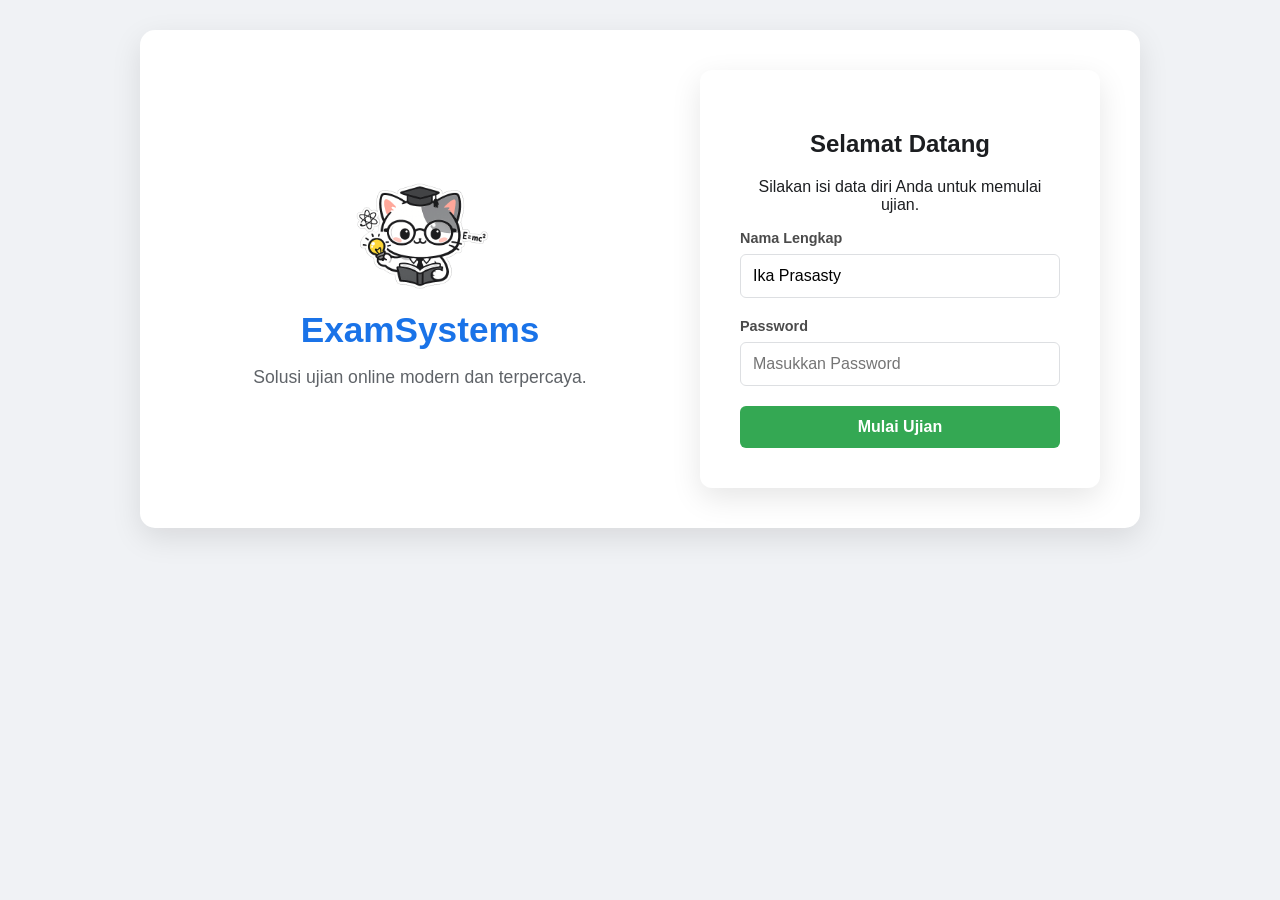
<file: test.html>
<!DOCTYPE html>
<html lang="id">
<head>
    <meta charset="UTF-8">
    <meta name="viewport" content="width=device-width, initial-scale=1.0">
	<link rel="icon" type="image/png" href="img.png">
    <title>Ujian Online</title>
    <link rel="stylesheet" href="styles.css">
</head>
<body>
    <div id="step-1" class="step-container login-wrapper">
        <div class="login-logo">
            <img src="img.png" alt="Logo Image" style="height: 250px !important; width: 250px !important; margin-bottom: -50px">
            <h1>ExamSystems</h1>
            <p>Solusi ujian online modern dan terpercaya.</p>
        </div>

        <div class="login-box">
            <h2>Selamat Datang</h2>
            <p>Silakan isi data diri Anda untuk memulai ujian.</p>
            
            <div class="form-group">
                <label for="student-name">Nama Lengkap</label>
                <input type="text" id="student-name" placeholder="Masukkan nama Anda" value="Ika Prasasty" required>
            </div>
            
            <div class="form-group">
                <label for="exam-pin">Password</label>
                <input type="password" id="exam-pin" placeholder="Masukkan Password" required>
            </div>
            
            <p id="login-error" class="error-text hidden">Nama tidak boleh kosong atau PIN salah!</p>
            <button id="start-btn" onclick="startExamFlow()">Mulai Ujian</button>
        </div>
    </div>

    <div id="step-2" class="container step-container hidden">
        <main class="main-col">
            <header class="quiz-header">
                <div class="q-number">Soal No: <span id="current-q-num">1</span>/110 (<span id="q-subject"></span>)</div>
                <div class="timer">Sisa Waktu: <span id="time-display">100:00</span></div>
            </header>
            
            <div class="question-area">
                <p id="question-text">Memuat pertanyaan...</p>
                <div id="options-container" class="options-group">
                    </div>
            </div>

            <div class="nav-buttons">
                <button id="prev-btn" onclick="prevQuestion()">Previous</button>
                <button id="bookmark-btn" onclick="toggleBookmark()">Bookmark</button>
                <button id="next-btn" onclick="nextQuestion()">Next</button>
            </div>
        </main>

        <aside class="sidebar-col step-container">
            <div class="nav-header">
			<h3>Navigasi</h3>
			<div id="legend" class="legend">
                <div class="legend-item"><span class="box" style="background: #cbd5e0"></span> Belum dijawab</div>
                <div class="legend-item"><span class="box" style="background: #28a745"></span> Terjawab</div>
                <div class="legend-item"><span class="box" style="background: #ffc107"></span> Bookmark</div>
            </div>
			<div id="legend2" class="legend hidden">
                <div class="legend-item"><span class="box" style="background: #28a745"></span> Jawaban Benar</div>
                <div class="legend-item"><span class="box" style="background: #dc3545"></span> Jawaban Salah</div>            </div>
			</div>

            <div id="nav-grid" class="nav-grid"></div>
            
            <button id="submit-btn" onclick="confirmSubmit()">Submit Ujian</button>
			<button id="back-btn" class="hidden" onclick="backToResult()">Kembali ke Hasil</button>
        </aside>
    </div>



    <div id="step-3" class="step-container result-box hidden">
        <h2>HASIL AKHIR</h2>
        <div class="congrats-box">
            <h3>Selamat <span id="res-name"></span>! Kamu sudah menyelesaikan ujian dengan baik</h3>
        </div>
        
        <table class="result-table">
            <thead>
                <tr>
                    <th>Mata Pelajaran</th>
                    <th>Skor Anda</th>
                    <th>Syarat Minimum</th>
                </tr>
            </thead>
            <tbody>
                <tr>
                    <td>Tes Wawasan Kebangsaan</td>
                    <td id="res-twk">0</td>
                    <td>65</td>
                </tr>
                <tr>
                    <td>Tes Intelegensia Umum</td>
                    <td id="res-tiu">0</td>
                    <td>80</td>
                </tr>
                <tr>
                    <td>Tes Karakteristik Pribadi</td>
                    <td id="res-tkp">0</td>
                    <td>166</td>
                </tr>
                <tr class="total-row">
                    <td><strong>Total Skor Keseluruhan</strong></td>
                    <td id="res-total"><strong>0</strong></td>
                    <td><strong>311</strong></td>
                </tr>
            </tbody>
        </table>

        <div class="status-box">
            <h3>Status Kelulusan: <span id="res-status"></span></h3>
        </div>
        <div class="nav-buttons" style="display: grid; grid-template-columns: 1fr 1fr; gap: 10px; margin-top: 20px !important">
            <button id="review-btn" onclick="startReview()" style="background-color: #17a2b8; width: 100%;">Review Jawaban</button>
            <button id="restart-btn" onclick="restartExam()">Ulangi Ujian</button>
        </div>
    </div>


	<script src="twk_db.js"></script>
	<script src="tiu_db.js"></script>
	<script src="tkp_db.js"></script>
    <script>
	// Global State
	let questions = [];
	let currentQIndex = 0;
	let answers = [];
	let bookmarks = [];
	let timeLeft = 6000;
	let timerInterval;
	let studentName = "";
	let isReviewMode = false;

	// ==========================================
	// STEP 1: LOGIKA LANDING PAGE & LOGIN
	// ==========================================

	function startExamFlow() {
		const nameInput = document.getElementById('student-name').value;
		const pinInput = document.getElementById('exam-pin').value;
		const errorMsg = document.getElementById('login-error');
		
		if (nameInput.trim() === "" || pinInput !== "tatangsayang") {
			errorMsg.classList.remove('hidden');
			return;
		}

		const confirmStart = confirm(`Halo ${nameInput}, apakah Anda sudah siap memulai ujian? Waktu akan segera berjalan.`);
		
		if (confirmStart) {
			errorMsg.classList.add('hidden');
			studentName = nameInput;
			
			document.getElementById('step-1').classList.add('hidden');
			document.getElementById('step-2').classList.remove('hidden');
			
			initExam();
		}
	}

	// ==========================================
	// STEP 2: LOGIKA PROSES UJIAN (REVISED)
	// ==========================================
		function shuffle(array) {
			for (let i = array.length - 1; i > 0; i--) {
				const j = Math.floor(Math.random() * (i + 1));
				[array[i], array[j]] = [array[j], array[i]];
			}
			return array;
		}


	// ==========================================
	// STEP 2: LOGIKA PROSES UJIAN
	// ==========================================

	function getRandomElements(arr, count) {
		return [...arr].sort(() => 0.5 - Math.random()).slice(0, count);
	}

	function initExam() {
        // 1. Definisi Kuota TWK (Total 30)
        const twkSections = [
            { data: twk_Nasionalisme, count: 5, label: "Nasionalisme" },
            { data: twk_Integritas, count: 5, label: "Integritas" },
            { data: twk_BelaNegara, count: 5, label: "Bela Negara" },
            { data: twk_Pancasila, count: 3, label: "Pancasila" },
            { data: twk_Bhineka, count: 3, label: "Bhineka Tunggal Ika" },
            { data: twk_NKRI, count: 3, label: "NKRI" },
            { data: twk_UUD1945, count: 3, label: "UUD 1945" },
            { data: twk_BahasaIndo, count: 3, label: "Bahasa Indonesia" }
        ];

        // 2. Definisi Kuota TIU (Total 35)
        const tiuSections = [
            { data: tiu_Analogis, count: 5, label: "Analogis" },
            { data: tiu_Silogisme, count: 5, label: "Silogisme" },
            { data: tiu_Analitis, count: 7, label: "Analitis" },
            { data: tiu_Deret, count: 5, label: "Deret" },
            { data: tiu_Numerik, count: 13, label: "Numerik" }
        ];

        // 3. Definisi Kuota TKP (Total 45)
        const tkpSections = [
            { data: tkp_PelayananPublik, count: 8, label: "Pelayanan Publik" },
            { data: tkp_JejaringKerja, count: 8, label: "Jejaring Kerja" },
            { data: tkp_SosialBudaya, count: 8, label: "Sosial Budaya" },
            { data: tkp_TIK, count: 7, label: "TIK" },
            { data: tkp_Profesionalisme, count: 7, label: "Profesionalisme" },
            { data: tkp_Antiradikalisme, count: 7, label: "Antiradikalisme" },
        ];

        // Fungsi pembantu untuk mengambil & melabeli soal
        const collectSoal = (sections, subjectName) => {
            let result = [];
            sections.forEach(sec => {
                // Ambil sampel acak dari masing-masing kategori
                const sampled = shuffle([...sec.data]).slice(0, sec.count);
                // Tempelkan subject dan topik secara otomatis
                const mapped = sampled.map(q => ({
                    ...q, 
                    subject: subjectName,
                    topic: sec.label 
                }));
                result.push(...mapped);
            });
            return result;
        };

        // Gabungkan semua sub-tes
        const finalTWK = collectSoal(twkSections, 'TWK');
        const finalTIU = collectSoal(tiuSections, 'TIU');
        const finalTKP = collectSoal(tkpSections, 'TKP');

        questions = [...finalTWK, ...finalTIU, ...finalTKP];
        
        // Reset State Ujian
        answers = new Array(questions.length).fill(null);
        bookmarks = new Array(questions.length).fill(false);

        renderNavGrid();
        showQuestion(0);
        startTimer();
    }

	function startReview() {
		isReviewMode = true;
		document.getElementById('step-3').classList.add('hidden');
		document.getElementById('step-2').classList.remove('hidden');
		document.getElementById('legend2').classList.remove('hidden');
		document.getElementById('back-btn').classList.remove('hidden');
		
		document.getElementById('bookmark-btn').classList.add('hidden');
		document.getElementById('submit-btn').classList.add('hidden');
		document.getElementById('legend').classList.add('hidden');
		
		showQuestion(0);
		updateNavGrid();
	}

    // ... (Bagian Global State, startExamFlow, dll tetap sama) ...

        function showQuestion(index) {
        currentQIndex = index;
        const q = questions[index];
        
        document.getElementById('current-q-num').innerText = index + 1;
        
        // Menampilkan Sub-tes dan Topik di header
        // document.getElementById('q-subject').innerText = `${q.subject} (${q.topic})`;
        document.getElementById('q-subject').innerText = `${q.subject}`;
        
        document.getElementById('question-text').innerHTML = q.text;

        // --- LOGIKA SCORE & TIMER ---
        const timerContainer = document.querySelector('.timer');
        if (isReviewMode) {
            const answerIndex = answers[index];
            const scoreObtained = (answerIndex !== null) ? q.options[answerIndex].val : 0;
            
            // Memberi warna pada poin di review mode
            let scoreColor = "#fff";
            if (scoreObtained === 5) scoreColor = "#2ecc71"; // Hijau jika max
            else if (scoreObtained === 0) scoreColor = "#e74c3c"; // Merah jika nol

            timerContainer.innerHTML = `Poin: <span style="color:${scoreColor}; font-weight:bold;">+${scoreObtained}</span>`;
        } else {
            timerContainer.innerHTML = `Sisa Waktu: <span id="time-display">00:00</span>`;
        }

        const optionsContainer = document.getElementById('options-container');
        optionsContainer.innerHTML = '';
        
        q.options.forEach((opt, optIndex) => {
            const label = document.createElement('label');
            label.className = 'option-label';
            if (isReviewMode) label.classList.add('review-mode');
            
            const radio = document.createElement('input');
            radio.type = 'radio';
            radio.name = 'answer';
            radio.disabled = isReviewMode;

            const userSelected = answers[index] === optIndex;
            const isKeyOption = opt.val === 5; 

            if (userSelected) radio.checked = true;

            if (isReviewMode) {
                label.style.cursor = "default";
                if (isKeyOption) {
                    label.classList.add('correct-option'); 
                } 
                else if (userSelected && !isKeyOption) {
                    label.classList.add('wrong-option');
                } 
                else {
                    label.classList.add('default-option');
                }
            }

            radio.onchange = () => {
                if (!isReviewMode) {
                    answers[index] = optIndex;
                    updateNavGrid();
                }
            };

            label.appendChild(radio);
            label.appendChild(document.createTextNode(" " + opt.text));
            optionsContainer.appendChild(label);
        });

        document.getElementById('prev-btn').disabled = index === 0;
        document.getElementById('next-btn').disabled = index === questions.length - 1;
    }

    // Pastikan fungsi timer tetap update elemen yang benar saat ujian berlangsung
    function startTimer() {
        timerInterval = setInterval(() => {
            if (isReviewMode) return; // Jangan jalankan timer saat review

            timeLeft--;
            let m = Math.floor(timeLeft / 60).toString().padStart(2, '0');
            let s = (timeLeft % 60).toString().padStart(2, '0');
            
            const timeDisplay = document.getElementById('time-display');
            if (timeDisplay) {
                timeDisplay.innerText = `${m}:${s}`;
            }
            
            if (timeLeft <= 0) {
                clearInterval(timerInterval);
                alert("Waktu habis! Jawaban Anda akan otomatis dikirim.");
                processResults();
            }
        }, 1000);
    }

    function backToResult() {
        isReviewMode = false; 
        document.getElementById('step-2').classList.add('hidden');
        document.getElementById('step-3').classList.remove('hidden');
        
        // Reset Header ke format Timer agar saat Review dibuka lagi tidak tertumpuk
        const timerContainer = document.querySelector('.timer');
        timerContainer.innerHTML = `Sisa Waktu: <span id="time-display">00:00</span>`;
        
        document.getElementById('bookmark-btn').classList.remove('hidden');
        document.getElementById('submit-btn').classList.remove('hidden');
    }

	function updateNavGrid() {
		const btns = document.querySelectorAll('.nav-grid-btn');
		btns.forEach((btn, i) => {
			btn.className = 'nav-grid-btn'; 
			
			if (isReviewMode) {
				const answerIndex = answers[i];
				const q = questions[i];

				// Untuk TWK & TIU, cek apakah nilainya poin maksimal (asumsi 5)
				const isCorrect = answerIndex !== null && q.options[answerIndex].val === 5;
				if (isCorrect) {
					btn.classList.add('review-correct'); // Jadi Hijau
				} else {
					btn.classList.add('review-wrong');   // Jadi Merah (jika salah atau tidak dijawab)
				}
			} else {
				if (bookmarks[i]) btn.classList.add('bookmarked');
				else if (answers[i] !== null) btn.classList.add('answered');
			}
		});
	}


	function prevQuestion() {
		if (currentQIndex > 0) showQuestion(currentQIndex - 1);
	}

	function nextQuestion() {
		if (currentQIndex < questions.length - 1) showQuestion(currentQIndex + 1);
	}

	function toggleBookmark() {
		bookmarks[currentQIndex] = !bookmarks[currentQIndex];
		updateNavGrid();
		showQuestion(currentQIndex);
	}

	function renderNavGrid() {
		const grid = document.getElementById('nav-grid');
		grid.innerHTML = '';
		for (let i = 0; i < questions.length; i++) {
			const btn = document.createElement('button');
			btn.className = 'nav-grid-btn';
			btn.innerText = i + 1;
			btn.onclick = () => showQuestion(i);
			grid.appendChild(btn);
		}
		updateNavGrid();
	}


	// ==========================================
	// STEP 3: SUBMIT & HALAMAN HASIL
	// ==========================================

	function confirmSubmit() {
		const unanswered = answers.filter(a => a === null).length;
		let message = "Apakah Anda yakin ingin mengakhiri ujian dan melihat hasil?";
		
		if (unanswered > 0) {
			message = `Masih ada ${unanswered} soal yang belum dijawab. Tetap kirim jawaban?`;
		}

		const isSure = confirm(message);
		if (isSure) {
			processResults();
		}
	}

	function processResults() {
		clearInterval(timerInterval);
		
		let twkScore = 0;
		let tiuScore = 0;
		let tkpScore = 0;

		questions.forEach((q, i) => {
			const answerIndex = answers[i];
			const val = answerIndex !== null ? q.options[answerIndex].val : 0;
			
			if (q.subject === 'TWK') twkScore += val;
			else if (q.subject === 'TIU') tiuScore += val;
			else if (q.subject === 'TKP') tkpScore += val;
		});

		const totalScore = twkScore + tiuScore + tkpScore;
		
		// Sesuaikan ambang batas (Passing Grade) asli SKD jika perlu
		const isPassed = (twkScore >= 65) && (tiuScore >= 80) && (tkpScore >= 166);
		const statusText = isPassed ? "<span style='color:green;'>LULUS PASSING GRADE</span>" : "<span style='color:red;'>TIDAK LULUS PG</span>";

		// Update Tampilan ke HTML sesuai ID baru
		document.getElementById('res-name').innerText = studentName;
		document.getElementById('res-twk').innerText = twkScore;
		document.getElementById('res-tiu').innerText = tiuScore;
		document.getElementById('res-tkp').innerText = tkpScore;
		document.getElementById('res-total').innerText = totalScore;
		document.getElementById('res-status').innerHTML = statusText;

		// Kode Appsheet
		// Kirim hasil ke Google Sheet
		const sheetUrl = "https://script.google.com/macros/s/AKfycbwxEwtq3tah-gkP_ACf6AGsQ2r94b4fQ6cjjeIuwtc_FMfhABQdCoLnIH7DIbQQ0jrN/exec";
		const statusBersih = isPassed ? "LULUS PASSING GRADE" : "TIDAK LULUS PG";
		
		fetch(sheetUrl, {
		  method: "POST",
		  mode: "no-cors",
		  headers: { "Content-Type": "application/json" },
		  body: JSON.stringify({
		    nama: studentName,
		    twk: twkScore,
		    tiu: tiuScore,
		    tkp: tkpScore,
		    total: totalScore,
		    status: statusBersih
		  })
		});

		document.getElementById('step-2').classList.add('hidden');
		document.getElementById('step-3').classList.remove('hidden');
	}


	function restartExam() {
		const checkRestart = confirm("Apakah Anda ingin mengulang tes? Semua jawaban Anda saat ini akan dihapus.");
		if (checkRestart) {
			location.reload();
		}
	}
	</script>
</body>
</html>
</file>
<file: styles.css>
* {
    box-sizing: border-box;
    font-family: "Segoe UI", Roboto, Helvetica, Arial, sans-serif;
    -webkit-font-smoothing: antialiased;
}

body {
    background-color: #f0f2f5; /* Abu-abu sangat muda yang modern */
    margin: 0;
    padding: 20px;
    color: #1c1e21;
}

.hidden { display: none !important; }

h3{
    padding: 0
}

/* --- STEP 1: Landing Page Layout --- */
.login-wrapper {
    display: flex;
    align-items: center;
    justify-content: center;
    gap: 40px;
    max-width: 1000px; /* Diperlebar untuk menampung logo + form */
    margin: 10px auto;
    padding: 40px;
    background-color: #fff;
    border-radius: 15px;
    box-shadow: 0 10px 30px rgba(0,0,0,0.1);
}

/* Sisi Kiri: Logo & Info */
.login-logo {
    flex: 1;
    text-align: center;
    padding: 20px;
}

.login-logo img {
    max-width: 250px;
    margin-bottom: 20px;
}

.login-logo h1 {
    font-size: 2.2rem;
    color: #1a73e8;
    margin-bottom: 10px;
}

.login-logo p {
    color: #5f6368;
    font-size: 1.1rem;
}

/* Sisi Kanan: Box Form */
.login-box {
    flex: 1;
    max-width: 400px;
    width: 100%;
    background: #ffffff;
    padding: 40px;
    border-radius: 12px;
    box-shadow: 0 10px 30px rgba(0,0,0,0.1);
    text-align: center;
}

/* Penyesuaian Form Group & Input tetap sama dengan kode Anda sebelumnya */
.form-group {
    text-align: left;
    margin-bottom: 20px;
}

.form-group label {
    display: block;
    margin-bottom: 8px;
    font-weight: 600;
    color: #4b4b4b;
    font-size: 0.9em;
}

.form-group input {
    width: 100%;
    padding: 12px;
    border: 1px solid #dddfe2;
    border-radius: 6px;
    font-size: 16px;
    transition: border-color 0.2s;
}


/* --- STEP 2: Main Exam Container --- */
.container {
    display: grid;
    grid-template-columns: 1fr; /* Desktop: Tetap 4:1 */
    gap: 24px;
    max-width: 1000px;
    margin: 10px auto;
}

/* Kolom Kiri */
.main-col {
    background: #ffffff;
    padding: 30px 45px;
    border-radius: 12px;
    box-shadow: 0 4px 12px rgba(0,0,0,0.05);
    display: flex;
    flex-direction: column;
    min-height: 480px;
}

.quiz-header {
    display: flex;
    justify-content: space-between; /* Tetap justify */
    align-items: center;
    border-bottom: 1px solid #333;
    padding-bottom: 15px;
    margin-bottom: 5px;
    font-weight: 700;
}

.timer {
    color: #f0f2f5;
    background: #1a73e8;
    padding: 6px 16px;
    border-radius: 20px; /* Lebih rounded agar clean */
    font-variant-numeric: tabular-nums;
}

.options-group {
    display: flex;
    flex-direction: column;
    gap: 12px;
    margin-bottom: 30px;
}

.option-label {
    padding: 16px;
    background: #ffffff;
    border: 1px solid #e0e0e0;
    border-radius: 8px;
    cursor: pointer;
    display: flex;
    align-items: center;
    gap: 12px;
    transition: all 0.2s ease;
}

.option-label:hover {
    background: #f8fbff;
    border-color: #007bff;
}

.nav-buttons {
    display: flex;
    justify-content: space-between; /* Tetap justify */
    gap: 12px;
    margin-top: auto;
}

/* Kolom Kanan (Sidebar) */
.sidebar-col {
    background: #ffffff;
    padding: 20px 45px 40px;
    border-radius: 12px;
    box-shadow: 0 4px 12px rgba(0,0,0,0.05);
    height: fit-content;
}

.nav-grid {
    display: grid;
    grid-template-columns: repeat(20, 1fr);
    gap: 10px;
    margin-bottom: 10px;
}

.nav-grid-btn {
    padding: 8px 0;
    text-align: center;
    border-radius: 6px;
    color: white;
    font-weight: 600;
    background-color: #cbd5e0; /* Abu-abu lebih soft */
    border: none;
    cursor: pointer;
    transition: opacity 0.2s;
}

.nav-header {
    display: grid;
    grid-template-columns: 2fr 1fr;
}
.nav-grid-btn.answered { background-color: #34a853; }
.nav-grid-btn.bookmarked { background-color: #fbbc05; color: #3c4043; }

.legend { display: flex; font-size: 0.85em; color: #5f6368; gap: 10px; justify-content: flex-end; }
.legend div { display: flex; align-items: center; margin-bottom: 10px; }
.box { width: 14px; height: 14px; display: inline-block; margin-right: 10px; border-radius: 4px; }

/* Global Buttons */
button {
    padding: 12px 24px;
    border: none;
    border-radius: 6px;
    cursor: pointer;
    font-weight: 600;
    color: white;
    transition: filter 0.2s;
}

button:hover { filter: brightness(0.9); }
button:active { transform: translateY(1px); }

#start-btn { background-color: #34a853; width: 100%; font-size: 1rem; }
#prev-btn { background-color: #1a73e8; flex: 1; }
#next-btn { background-color: #1a73e8; flex: 1; }
#bookmark-btn { background-color: #ffc001; flex: 1; }
#submit-btn { background-color: #1a73e8; width: 100%; padding: 10px; margin-top: 15px;}
#back-btn { background-color: #1a73e8; width: 100%; padding: 10px; margin-top: 15px;}
button:disabled { background-color: #e0e0e0 !important; color: #a0a0a0; cursor: not-allowed; }

/* --- STEP 3: Result Page --- */
.result-box {
    max-width: 800px;
    width: 100%;
    background: #ffffff;
    padding: 40px;
    border-radius: 12px;
    box-shadow: 0 10px 30px rgba(0,0,0,0.1);
    margin: 10px auto;
}

.result-box h2{
    margin: 0;
    text-align: center;
    border-bottom: 2px solid #333;
    padding-bottom: 15px;
}

.congrats-box {
    text-align: center;
    padding: 5px;
    background: #f9f9f9;
    border-radius: 5px;
    margin: 10px 0 0;
}
#res-name {
    font-weight: bold;
    color:#1a73e8;
}

.result-table {
    width: 100%;
    border-collapse: collapse;
    margin: 25px 0;
}

.result-table th, .result-table td {
    border-bottom: 1px solid #eff2f5;
    padding: 14px;
    text-align: center;
}

.result-table th { color: #5f6368; font-weight: 600; background: #f8f9fa; }
.total-row { background-color: #f1f7ff; font-weight: 700; color: #1a73e8; }
.status-box {
    text-align: center;
    padding: 15px;
    background: #f9f9f9;
    border-radius: 5px;
}
#restart-btn { background-color: #5f6368; width: 100%; }

.option-label.correct-option {
    background: #e6ffed !important;
    border-color: #28a745 !important;
    color: #155724;
}

.option-label.wrong-option {
    background: #ffeef0 !important;
    border-color: #dc3545 !important;
    color: #721c24;
}

.option-label.default-option {
    background-color: #ffffff !important;
    border-color: #dddfe2 !important;
    color: #8d949e !important;
}

/* Untuk tombol navigasi saat review */
.nav-grid-btn.review-correct {
    background-color: #28a745 !important;
    color: white;
}
.nav-grid-btn.review-wrong {
    background-color: #dc3545 !important;
    color: white;
}

/* Tambahkan kursor bantuan */
.option-label.review-mode { cursor: default; pointer-events: none; }

/* ==========================================
   MEDIA QUERIES
   ========================================== */
@media (max-width: 768px) {
    body { padding: 12px; }
    .container { grid-template-columns: 1fr; gap: 16px; }
    .main-col { padding: 20px; min-height: auto; }
    .sidebar-col { padding: 20px; } /* Navigasi otomatis di bawah soal */
    .nav-buttons { gap: 8px; }
    button { padding: 12px 8px; font-size: 13px; }
    .login-wrapper {
        flex-direction: column; /* Logo jadi di atas, Form di bawah */
        margin: 40px auto;
        gap: 20px;
        padding: 20px;
    }
    
    .login-logo {
        padding: 0;
    }
    
    .login-logo img {
        max-width: 150px;
        max-height: 150px;
    }
}


/* Hijau untuk kunci jawaban */
.correct-option {
    background-color: #d4edda !important;
    border: 2px solid #28a745 !important;
    color: #155724 !important;
    font-weight: bold;
}

/* Merah untuk pilihan user yang salah */
.wrong-option {
    background-color: #f8d7da !important;
    border: 2px solid #dc3545 !important;
    color: #721c24 !important;
}

/* Abu-abu untuk opsi netral */
.default-option {
    background-color: #f8f9fa;
    border: 1px solid #dee2e6;
    color: #adb5bd;
    opacity: 0.7;
}
* {
    box-sizing: border-box;
    font-family: "Segoe UI", Roboto, Helvetica, Arial, sans-serif;
    -webkit-font-smoothing: antialiased;
}

body {
    background-color: #f0f2f5; /* Abu-abu sangat muda yang modern */
    margin: 0;
    padding: 20px;
    color: #1c1e21;
}

.hidden { display: none !important; }

h3{
    padding: 0
}

/* --- STEP 1: Landing Page Layout --- */
.login-wrapper {
    display: flex;
    align-items: center;
    justify-content: center;
    gap: 40px;
    max-width: 1000px; /* Diperlebar untuk menampung logo + form */
    margin: 10px auto;
    padding: 40px;
    background-color: #fff;
    border-radius: 15px;
    box-shadow: 0 10px 30px rgba(0,0,0,0.1);
}

/* Sisi Kiri: Logo & Info */
.login-logo {
    flex: 1;
    text-align: center;
    padding: 20px;
}

.login-logo img {
    max-width: 180px;
    max-height: 180px;
    margin-bottom: 20px;
}

.login-logo h1 {
    font-size: 2.2rem;
    color: #1a73e8;
    margin-bottom: 10px;
}

.login-logo p {
    color: #5f6368;
    font-size: 1.1rem;
}

/* Sisi Kanan: Box Form */
.login-box {
    flex: 1;
    max-width: 400px;
    width: 100%;
    background: #ffffff;
    padding: 40px;
    border-radius: 12px;
    box-shadow: 0 10px 30px rgba(0,0,0,0.1);
    text-align: center;
}

/* Penyesuaian Form Group & Input tetap sama dengan kode Anda sebelumnya */
.form-group {
    text-align: left;
    margin-bottom: 20px;
}

.form-group label {
    display: block;
    margin-bottom: 8px;
    font-weight: 600;
    color: #4b4b4b;
    font-size: 0.9em;
}

.form-group input {
    width: 100%;
    padding: 12px;
    border: 1px solid #dddfe2;
    border-radius: 6px;
    font-size: 16px;
    transition: border-color 0.2s;
}


/* --- STEP 2: Main Exam Container --- */
.container {
    display: grid;
    grid-template-columns: 1fr; /* Desktop: Tetap 4:1 */
    gap: 24px;
    max-width: 1000px;
    margin: 10px auto;
}

/* Kolom Kiri */
.main-col {
    background: #ffffff;
    padding: 30px 45px;
    border-radius: 12px;
    box-shadow: 0 4px 12px rgba(0,0,0,0.05);
    display: flex;
    flex-direction: column;
    min-height: 480px;
}

.quiz-header {
    display: flex;
    justify-content: space-between; /* Tetap justify */
    align-items: center;
    border-bottom: 1px solid #333;
    padding-bottom: 15px;
    margin-bottom: 5px;
    font-weight: 700;
}

.timer {
    color: #f0f2f5;
    background: #1a73e8;
    padding: 6px 16px;
    border-radius: 20px; /* Lebih rounded agar clean */
    font-variant-numeric: tabular-nums;
}

.options-group {
    display: flex;
    flex-direction: column;
    gap: 12px;
    margin-bottom: 30px;
}

.option-label {
    padding: 16px;
    background: #ffffff;
    border: 1px solid #e0e0e0;
    border-radius: 8px;
    cursor: pointer;
    display: flex;
    align-items: center;
    gap: 12px;
    transition: all 0.2s ease;
}

.option-label:hover {
    background: #f8fbff;
    border-color: #007bff;
}

.nav-buttons {
    display: flex;
    justify-content: space-between; /* Tetap justify */
    gap: 12px;
    margin-top: auto;
}

/* Kolom Kanan (Sidebar) */
.sidebar-col {
    background: #ffffff;
    padding: 20px 45px 40px;
    border-radius: 12px;
    box-shadow: 0 4px 12px rgba(0,0,0,0.05);
    height: fit-content;
}

.nav-grid {
    display: grid;
    grid-template-columns: repeat(20, 1fr);
    gap: 10px;
    margin-bottom: 10px;
}

.nav-grid-btn {
    padding: 8px 0;
    text-align: center;
    border-radius: 6px;
    color: white;
    font-weight: 600;
    background-color: #cbd5e0; /* Abu-abu lebih soft */
    border: none;
    cursor: pointer;
    transition: opacity 0.2s;
}

.nav-header {
    display: grid;
    grid-template-columns: 2fr 1fr;
}
.nav-grid-btn.answered { background-color: #34a853; }
.nav-grid-btn.bookmarked { background-color: #fbbc05; color: #3c4043; }

.legend { display: flex; font-size: 0.85em; color: #5f6368; gap: 10px; justify-content: flex-end; }
.legend div { display: flex; align-items: center; margin-bottom: 10px; }
.box { width: 14px; height: 14px; display: inline-block; margin-right: 10px; border-radius: 4px; }

/* Global Buttons */
button {
    padding: 12px 24px;
    border: none;
    border-radius: 6px;
    cursor: pointer;
    font-weight: 600;
    color: white;
    transition: filter 0.2s;
}

button:hover { filter: brightness(0.9); }
button:active { transform: translateY(1px); }

#start-btn { background-color: #34a853; width: 100%; font-size: 1rem; }
#prev-btn { background-color: #1a73e8; flex: 1; }
#next-btn { background-color: #1a73e8; flex: 1; }
#bookmark-btn { background-color: #ffc001; flex: 1; }
#submit-btn { background-color: #1a73e8; width: 100%; padding: 10px; margin-top: 15px;}
#back-btn { background-color: #1a73e8; width: 100%; padding: 10px; margin-top: 15px;}
button:disabled { background-color: #e0e0e0 !important; color: #a0a0a0; cursor: not-allowed; }

/* --- STEP 3: Result Page --- */
.result-box {
    max-width: 800px;
    width: 100%;
    background: #ffffff;
    padding: 40px;
    border-radius: 12px;
    box-shadow: 0 10px 30px rgba(0,0,0,0.1);
    margin: 10px auto;
}

.result-box h2{
    margin: 0;
    text-align: center;
    border-bottom: 2px solid #333;
    padding-bottom: 15px;
}

.congrats-box {
    text-align: center;
    padding: 5px;
    background: #f9f9f9;
    border-radius: 5px;
    margin: 10px 0 0;
}
#res-name {
    font-weight: bold;
    color:#1a73e8;
}

.result-table {
    width: 100%;
    border-collapse: collapse;
    margin: 25px 0;
}

.result-table th, .result-table td {
    border-bottom: 1px solid #eff2f5;
    padding: 14px;
    text-align: center;
}

.result-table th { color: #5f6368; font-weight: 600; background: #f8f9fa; }
.total-row { background-color: #f1f7ff; font-weight: 700; color: #1a73e8; }
.status-box {
    text-align: center;
    padding: 15px;
    background: #f9f9f9;
    border-radius: 5px;
}
#restart-btn { background-color: #5f6368; width: 100%; }

.option-label.correct-option {
    background: #e6ffed !important;
    border-color: #28a745 !important;
    color: #155724;
}

.option-label.wrong-option {
    background: #ffeef0 !important;
    border-color: #dc3545 !important;
    color: #721c24;
}

.option-label.default-option {
    background-color: #ffffff !important;
    border-color: #dddfe2 !important;
    color: #8d949e !important;
}

/* Untuk tombol navigasi saat review */
.nav-grid-btn.review-correct {
    background-color: #28a745 !important;
    color: white;
}
.nav-grid-btn.review-wrong {
    background-color: #dc3545 !important;
    color: white;
}

/* Tambahkan kursor bantuan */
.option-label.review-mode { cursor: default; pointer-events: none; }

/* ==========================================
   MEDIA QUERIES
   ========================================== */
@media (max-width: 768px) {
    body { padding: 12px; }
    .container { grid-template-columns: 1fr; gap: 16px; }
    .main-col { padding: 20px; min-height: auto; }
    .sidebar-col { padding: 20px; } /* Navigasi otomatis di bawah soal */
    .nav-buttons { gap: 8px; }
    button { padding: 12px 8px; font-size: 13px; }
    .login-wrapper {
        flex-direction: column; /* Logo jadi di atas, Form di bawah */
        margin: 40px auto;
        gap: 20px;
        padding: 20px;
    }
    
    .login-logo {
        padding: 0;
    }
    
    .login-logo img {
        max-width: 180px;
        max-height: 180px;
    }
}


/* Hijau untuk kunci jawaban */
.correct-option {
    background-color: #d4edda !important;
    border: 2px solid #28a745 !important;
    color: #155724 !important;
    font-weight: bold;
}

/* Merah untuk pilihan user yang salah */
.wrong-option {
    background-color: #f8d7da !important;
    border: 2px solid #dc3545 !important;
    color: #721c24 !important;
}

/* Abu-abu untuk opsi netral */
.default-option {
    background-color: #f8f9fa;
    border: 1px solid #dee2e6;
    color: #adb5bd;
    opacity: 0.7;
}

@media (max-width: 768px) {
    body { padding: 10px; }

    /* Login Page: Pastikan form mengambil lebar penuh */
    .login-wrapper {
        flex-direction: column;
        padding: 20px;
        gap: 15px;
    }
    .login-box {
        max-width: 100%;
        padding: 20px;
    }

    /* Main Container */
    .container { 
        display: flex;
        flex-direction: column; /* Stack vertikal */
        gap: 15px; 
    }

    /* Header Quiz: Buat bertumpuk agar tidak sempit */
    .quiz-header {
        flex-direction: column;
        align-items: flex-start;
        gap: 10px;
    }
    .timer {
        align-self: flex-end; /* Waktu di kanan bawah header */
        font-size: 0.9rem;
    }

    .main-col { 
        padding: 20px 15px; 
        min-height: auto; 
    }

    /* Sidebar (Navigasi Nomor) */
    .sidebar-col { 
        padding: 20px 15px; 
        order: 2; /* Pastikan navigasi di bawah soal */
    }

    /* PERBAIKAN VITAL: Grid Nomor Soal */
    .nav-grid {
        grid-template-columns: repeat(8, 1fr); /* 5 kolom saja di HP agar tombol besar */
        gap: 8px;
    }

    /* Navigasi Header (Legend) */
    .nav-header {
        grid-template-columns: 1fr; /* Stack judul dan legend */
        gap: 10px;
    }
    .legend {
        justify-content: flex-start;
        flex-wrap: wrap; /* Agar icon legend tidak terpotong */
    }

    /* Tombol Navigasi Bawah (Prev, Bookmark, Next) */
    .nav-buttons {
        display: grid;
        grid-template-columns: 1fr 1fr; /* Baris 1: Prev & Next */
        gap: 8px;
    }
    #bookmark-btn {
        grid-column: span 2; /* Baris 2: Bookmark lebar penuh */
        order: 3;
    }
    #prev-btn { order: 1; }
    #next-btn { order: 2; }

    /* Input & Label Opsi */
    .option-label {
        padding: 12px;
        font-size: 14px;
    }
}
</file>
